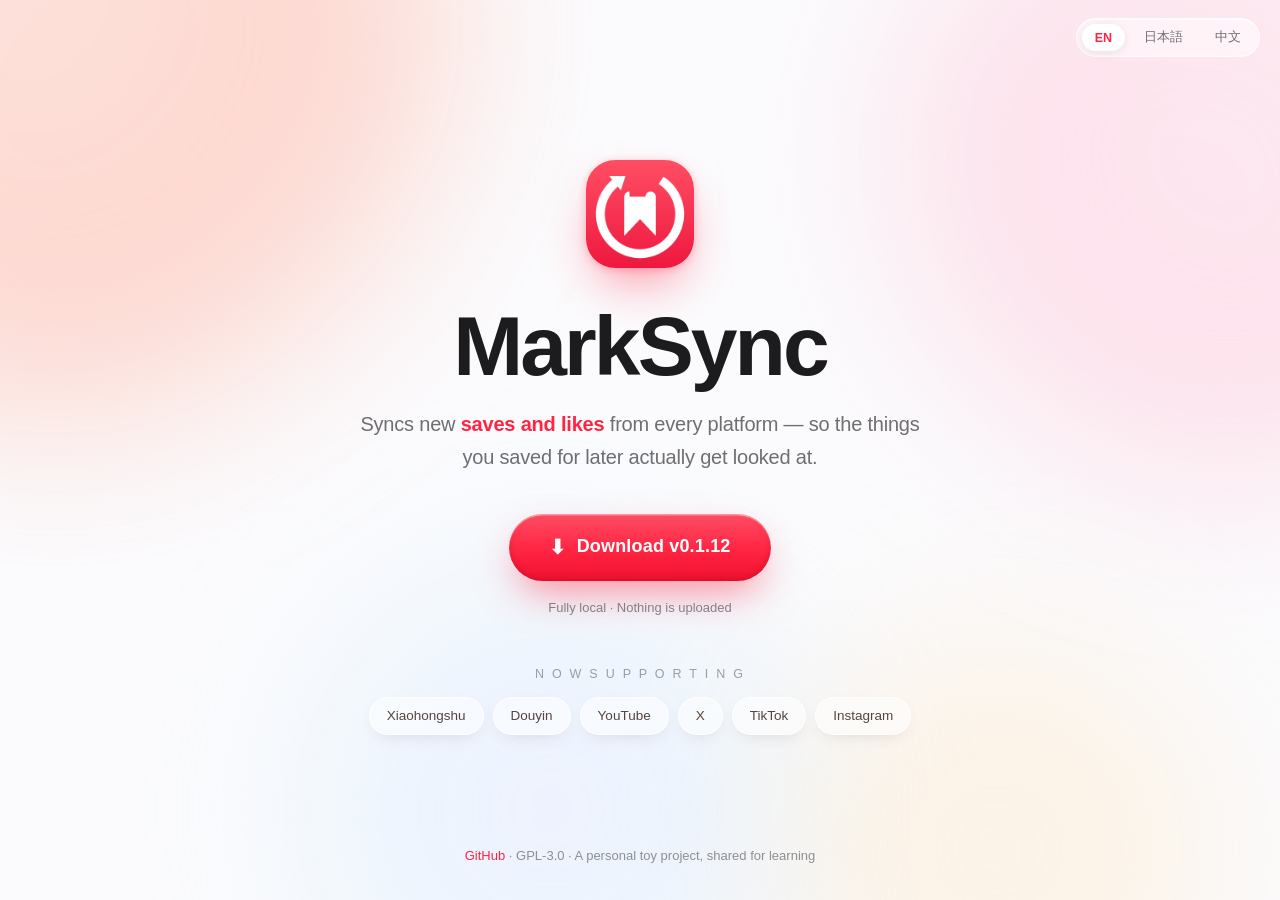
<file: docs/index.html>
<!DOCTYPE html>
<html lang="en">
<head>
<meta charset="UTF-8">
<meta name="viewport" content="width=device-width, initial-scale=1">
<link rel="icon" href="icon.png">
<link rel="apple-touch-icon" href="icon.png">
<title>MarkSync — saved & liked, all in one list</title>
<meta name="description" content="Syncs new saves and likes from Xiaohongshu/Douyin/YouTube/X/TikTok/Instagram. Fully local, open source, nothing is uploaded.">
<style>
  * { margin: 0; padding: 0; box-sizing: border-box; }
  :root {
    --red: #FF2442;
    --ink: #1c1c1e;
    --gray: #6e6e73;
    --glass: rgba(255, 255, 255, .55);
    --glass-border: rgba(255, 255, 255, .75);
    --shadow: 0 24px 60px -24px rgba(60, 40, 90, .18);
  }
  body {
    font-family: -apple-system, BlinkMacSystemFont, "SF Pro Display", "PingFang SC", "Hiragino Sans", "Yu Gothic UI", "Microsoft YaHei", "Noto Sans CJK", sans-serif;
    color: var(--ink);
    line-height: 1.65;
    background: #fbfbfd;
    overflow-x: hidden;
    -webkit-font-smoothing: antialiased;
    min-height: 100vh;
    display: flex;
    flex-direction: column;
  }
  a { color: inherit; }

  /* ---------- iOS 26 流动极光背景 ---------- */
  .aurora { position: fixed; inset: 0; z-index: 0; overflow: hidden; pointer-events: none; }
  .blob { position: absolute; border-radius: 50%; filter: blur(90px); opacity: .55; will-change: transform; }
  .b1 { width: 55vmax; height: 55vmax; left: -18vmax; top: -20vmax; background: radial-gradient(circle at 35% 35%, #ffd3c7, #ffb3a1 60%, transparent 72%); animation: drift1 26s ease-in-out infinite alternate; }
  .b2 { width: 48vmax; height: 48vmax; right: -16vmax; top: -8vmax; background: radial-gradient(circle at 60% 40%, #ffe3ee, #ffc2d6 55%, transparent 70%); animation: drift2 32s ease-in-out infinite alternate; }
  .b3 { width: 42vmax; height: 42vmax; left: 22vw; top: 60vh; background: radial-gradient(circle at 50% 50%, #e6e0ff, #d3f0ff 55%, transparent 72%); opacity: .45; animation: drift3 38s ease-in-out infinite alternate; }
  .b4 { width: 36vmax; height: 36vmax; right: 4vw; bottom: -14vmax; background: radial-gradient(circle at 50% 50%, #fff1d6, #ffe1b8 55%, transparent 70%); opacity: .4; animation: drift1 30s ease-in-out infinite alternate-reverse; }
  @keyframes drift1 { to { transform: translate(6vmax, 4vmax) scale(1.12); } }
  @keyframes drift2 { to { transform: translate(-5vmax, 6vmax) scale(1.08) rotate(12deg); } }
  @keyframes drift3 { to { transform: translate(4vmax, -5vmax) scale(1.15); } }
  @media (prefers-reduced-motion: reduce) { .blob, .logo { animation: none; } }

  /* ---------- 玻璃拟态 ---------- */
  .glass {
    background: var(--glass);
    -webkit-backdrop-filter: blur(28px) saturate(1.7);
    backdrop-filter: blur(28px) saturate(1.7);
    border: 1px solid var(--glass-border);
    border-radius: 999px;
    box-shadow: var(--shadow), inset 0 1px 0 rgba(255,255,255,.8);
  }

  /* ---------- Hero ---------- */
  .hero { flex: 1; display: flex; flex-direction: column; align-items: center; justify-content: center; text-align: center; padding: 90px 22px 40px; position: relative; z-index: 2; }
  .langs { position: fixed; top: 18px; right: 20px; z-index: 10; display: flex; gap: 6px; padding: 5px; }
  .langs button { border: none; background: transparent; color: var(--gray); font-size: 12.5px; font-weight: 500; padding: 5px 13px; border-radius: 999px; cursor: pointer; font-family: inherit; transition: all .18s ease; }
  .langs button:hover { color: var(--ink); }
  .langs button.on { background: rgba(255,255,255,.95); color: var(--red); font-weight: 600; box-shadow: 0 2px 10px rgba(0,0,0,.08); }

  .logo { width: 108px; height: 108px; border-radius: 27%; display: block; margin-bottom: 34px; box-shadow: 0 24px 50px -14px rgba(255,36,66,.5), 0 2px 8px rgba(255,36,66,.25); animation: float 5s ease-in-out infinite; }
  @keyframes float { 50% { transform: translateY(-9px); } }

  h1 { font-size: clamp(46px, 9vw, 84px); font-weight: 800; letter-spacing: -.035em; line-height: 1.05; }
  .sub { font-size: clamp(16px, 2.4vw, 20px); color: var(--gray); max-width: 560px; margin: 18px auto 0; letter-spacing: -.01em; }
  .sub em { font-style: normal; color: var(--red); font-weight: 600; }

  .dl {
    display: inline-flex; align-items: center; gap: 10px; margin-top: 40px;
    background: linear-gradient(180deg, #ff4d63, var(--red) 55%, #f01230);
    color: #fff; font-size: 18px; font-weight: 600; letter-spacing: .01em;
    padding: 17px 40px; border-radius: 999px; text-decoration: none;
    box-shadow: 0 18px 40px -10px rgba(255,36,66,.55), inset 0 1.5px 1px rgba(255,255,255,.45), inset 0 -2px 6px rgba(160,0,25,.3);
    transition: transform .18s cubic-bezier(.34,1.56,.64,1), box-shadow .18s ease;
  }
  .dl:hover { transform: translateY(-3px) scale(1.02); box-shadow: 0 24px 50px -10px rgba(255,36,66,.6), inset 0 1.5px 1px rgba(255,255,255,.45), inset 0 -2px 6px rgba(160,0,25,.3); }
  .dl:active { transform: translateY(0) scale(.98); }
  .dl .arr { font-size: 20px; }
  .dl-note { display: block; margin-top: 16px; font-size: 13px; color: rgba(110,110,115,.85); }

  .plats-lead { margin-top: 46px; font-size: 12.5px; letter-spacing: .18em; color: rgba(110,110,115,.65); }
  .plats { display: flex; flex-wrap: wrap; justify-content: center; gap: 9px; margin-top: 12px; }
  .plat { background: rgba(255,255,255,.5); -webkit-backdrop-filter: blur(16px); backdrop-filter: blur(16px); border: 1px solid rgba(255,255,255,.8); border-radius: 999px; padding: 7px 17px; font-size: 13.5px; font-weight: 500; color: #55443f; box-shadow: 0 6px 18px -8px rgba(80,50,60,.18); transition: transform .15s ease; }
  .plat:hover { transform: translateY(-2px); }

  footer { text-align: center; padding: 0 0 34px; color: rgba(110,110,115,.75); font-size: 13px; position: relative; z-index: 2; }
  footer a { color: var(--red); text-decoration: none; }

  @media (max-width: 600px) {
    .logo { width: 92px; height: 92px; }
    .hero { padding-top: 76px; }
  }
</style>
</head>
<body>
  <div class="aurora" aria-hidden="true">
    <div class="blob b1"></div><div class="blob b2"></div><div class="blob b3"></div><div class="blob b4"></div>
  </div>

  <div class="langs glass" id="langs"></div>

  <header class="hero">
    <img class="logo" src="icon.png" alt="MarkSync" width="108" height="108">
    <h1 data-i18n="name">MarkSync</h1>
    <p class="sub" data-i18n-html="tagline">Syncs new <em>saves and likes</em> from every platform — so the things you saved for later actually get looked at.</p>
    <a class="dl" id="dl" href="https://github.com/wumaohua233/marksync/releases/latest"><span class="arr">⬇</span> <span data-i18n="dl">Download</span></a>
    <span class="dl-note" data-i18n="dlNote">Fully local · Nothing is uploaded</span>
    <p class="plats-lead" data-i18n="platLead">NOW SUPPORTING</p>
    <div class="plats" id="plats"></div>
  </header>

  <footer>
    <a href="https://github.com/wumaohua233/marksync">GitHub</a> · GPL-3.0 ·
    <span data-i18n="footer">A personal toy project, shared for learning</span>
  </footer>

<script>
const REPO = "wumaohua233/marksync";
const API  = "https://api.github.com/repos/" + REPO + "/releases/latest";

// 顺序即按钮顺序：EN → 日本語 → 中文；默认英语
const I18N = {
  en: {
    title: "MarkSync — saved & liked, all in one list",
    name: "MarkSync",
    tagline: 'Syncs new <em>saves and likes</em> from every platform — so the things you saved for later actually get looked at.',
    dl: "Download", dlNote: "Fully local · Nothing is uploaded", platLead: "N O W  S U P P O R T I N G",
    footer: "A personal toy project, shared for learning",
  },
  ja: {
    title: "MarkSync — 保存といいねをひとつのリストに",
    name: "MarkSync",
    tagline: "各プラットフォームの<em>保存といいね</em>を自動で同期。あとで見るつもりが溜まったまま、を解消します。",
    dl: "ダウンロード", dlNote: "完全ローカル · 送信なし", platLead: "対 応 中",
    footer: "個人の趣味プロジェクトです",
  },
  zh_CN: {
    title: "MarkSync — 收藏点赞同步",
    name: "MarkSync",
    tagline: '自动同步你在各平台的<em>收藏与点赞</em>，专治"刷到就收藏，收藏就吃灰"。',
    dl: "下载插件", dlNote: "纯本地 · 不上传任何数据", platLead: "现 已 支 持",
    footer: "个人玩具项目，仅供学习交流",
  },
};

const PLATFORMS = {
  en: ["Xiaohongshu", "Douyin", "YouTube", "X", "TikTok", "Instagram"],
  ja: ["小紅書", "抖音", "YouTube", "X", "TikTok", "Instagram"],
  zh_CN: ["小红书", "抖音", "YouTube", "X", "TikTok", "Instagram"],
};
const LANG_NAMES = { en: "EN", ja: "日本語", zh_CN: "中文" };

const saved = localStorage.getItem("marksync-lang");
const fromUrl = new URLSearchParams(location.search).get("lang");
let lang = [saved, fromUrl].find((v) => v && I18N[v]) || "en";

function apply(next) {
  lang = next;
  localStorage.setItem("marksync-lang", lang);
  const d = I18N[lang];
  document.documentElement.lang = lang.replace("_", "-");
  document.title = d.title;

  document.querySelectorAll("[data-i18n]").forEach((el) => {
    const v = d[el.dataset.i18n];
    if (v != null) el.textContent = v;
  });
  document.querySelectorAll("[data-i18n-html]").forEach((el) => {
    const v = d[el.dataset.i18nHtml];
    if (v != null) el.innerHTML = v;
  });

  document.getElementById("plats").innerHTML = PLATFORMS[lang]
    .map((p) => `<span class="plat">${p}</span>`)
    .join("");

  document.getElementById("langs").innerHTML = Object.keys(I18N)
    .map((k) => `<button data-lang="${k}" class="${k === lang ? "on" : ""}">${LANG_NAMES[k]}</button>`)
    .join("");
  document.querySelectorAll("#langs button").forEach((b) => {
    b.addEventListener("click", () => apply(b.dataset.lang));
  });

  renderDl();
}

let release = null;

// 下载按钮上的版本号：拿到了就显示，没拿到就只显示「下载」，不显示假版本号
function renderDl() {
  const dl = document.getElementById("dl");
  if (release?.zip) dl.href = release.zip;
  const v = release?.version ? " v" + release.version : "";
  dl.innerHTML = `<span class="arr">⬇</span> <span>${I18N[lang].dl}${v}</span>`;
}

// 版本和下载链接的取值顺序：
//   ① version.json —— 同源，zip 就在本站 dl/ 下。发版时由 GitHub Action 镜像过来。
//      同源意味着用户的浏览器不需要连 GitHub 就能下载，慢网络/直连不通时照样能用。
//   ② GitHub Releases API —— dl/ 还没生成时兜底。
//   ③ Releases 页面 —— 全都失败（离线 / 限流 / 还没发过版）时的兑底，点击仍然能用。
async function loadRelease() {
  const fallback = `https://github.com/${REPO}/releases/latest`;

  // ① 同源镜像
  try {
    const r = await fetch("version.json", { cache: "no-store" });
    if (r.ok) {
      const j = await r.json();
      if (j && j.version && j.file) {
        const href = "dl/" + j.file;
        release = { version: String(j.version), zip: href, url: href };
        renderDl();
        return;
      }
    }
  } catch (_) {
    /* 没有 version.json，往下走 */
  }

  // ② GitHub Releases API
  try {
    const r = await fetch(API, { headers: { Accept: "application/vnd.github+json" } });
    if (!r.ok) throw new Error("HTTP " + r.status);
    const j = await r.json();
    const version = String(j.tag_name || "").replace(/^v/i, "");
    const asset = (j.assets || []).find((a) => a.name.endsWith(".zip"));
    release = { version, url: j.html_url || fallback, zip: asset ? asset.browser_download_url : null };
  } catch (_) {
    // ③ 全挂
    release = { version: null, url: fallback, zip: null };
  }
  renderDl();
}

apply(lang);
loadRelease();
</script>
</body>
</html>
</file>
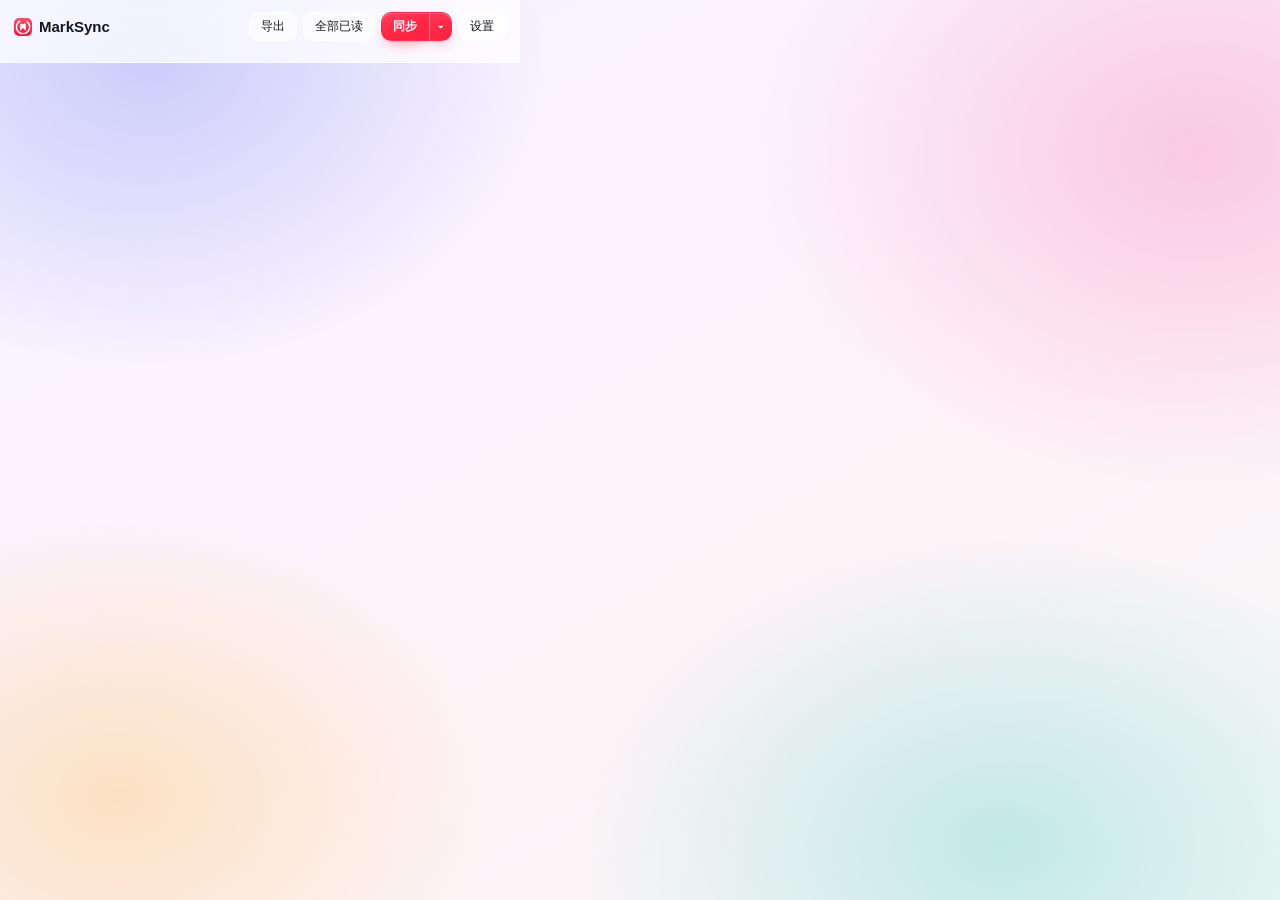
<file: popup/popup.html>
<!DOCTYPE html>
<html lang="zh-CN">
<head>
  <meta charset="UTF-8">
  <meta name="color-scheme" content="light dark">
  <link rel="stylesheet" href="../lib/glass.css">
  <style>
    /* 弹窗：面积小、内容密。背景压淡（.ms-bg.soft）+ 列表垫一层白纱，
       否则颜色比内容还抢眼，长清单也读不清。 */
    * { margin: 0; padding: 0; box-sizing: border-box; }
    html, body { overflow: hidden; min-width: 0; }
    body { width: 520px; font-family: var(--ms-font); color: var(--ms-ink); -webkit-font-smoothing: antialiased; }
    /* 白纱铺在整个 root 上而不是只铺清单：清单短的时候下面会露出一截裸背景，
       看起来像没渲染完。 */
    .popup-root {
      position: relative; width: 100%; max-width: 100%; max-height: 560px;
      overflow-y: auto; overflow-x: hidden;
      background: rgba(255,255,255,.34);
    }
    @media (prefers-color-scheme: dark) { .popup-root { background: rgba(30,30,34,.3); } }
    img, svg, canvas { display: block; max-width: 100%; }

    /* ── 头部：玻璃条，吸顶时模糊滚动到它后面的清单 ── */
    header {
      position: sticky; top: 0; z-index: 10;
      padding: 12px 14px 10px;
      background: rgba(255,255,255,.62);
      backdrop-filter: blur(30px) saturate(180%);
      -webkit-backdrop-filter: blur(30px) saturate(180%);
      border-bottom: 1px solid rgba(255,255,255,.7);
      box-shadow: 0 6px 18px -12px rgba(28,32,58,.3);
    }
    @media (prefers-color-scheme: dark) {
      header { background: rgba(30,30,34,.62); border-bottom-color: rgba(255,255,255,.12); }
    }
    .title-row { display: flex; align-items: center; justify-content: space-between; gap: 8px; }
    h1 { font-size: 15px; font-weight: 650; display: flex; align-items: center; gap: 7px; letter-spacing: .1px; }
    /* 标志+名字可点，跳官网。做成按钮而不是链接：它是个动作（开新标签），
       不是导航；按钮也自带键盘可达性。 */
    .brand { display: flex; align-items: center; gap: 7px; font: inherit; font-size: 15px; font-weight: 650;
             color: inherit; background: none; border: none; padding: 0; cursor: pointer;
             border-radius: 8px; transition: opacity .2s, transform .25s var(--ms-spring); }
    .brand:hover { opacity: .68; }
    .brand:active { transform: scale(.96); }
    .brand:focus-visible { outline: 2px solid var(--ms-brand); outline-offset: 3px; }
    .brand-ico { width: 18px; height: 18px; border-radius: 5px; flex-shrink: 0; }
    .unread {
      background: var(--ms-brand); color: #fff; font-size: 11px; font-weight: 600;
      border-radius: 9px; padding: 1px 8px; margin-left: 2px;
      box-shadow: 0 3px 8px -3px rgba(255,36,66,.6);
    }

    /* ── 按钮 ── */
    .actions { display: flex; gap: 6px; align-items: center; }
    button {
      font: inherit; font-size: 12px; font-weight: 500;
      border: 1px solid rgba(255,255,255,.7);
      background: rgba(255,255,255,.55); color: var(--ms-ink);
      border-radius: 10px; padding: 5px 11px; cursor: pointer;
      transition: transform .25s var(--ms-spring), background .18s, color .18s, box-shadow .25s;
    }
    button:hover { background: rgba(255,255,255,.85); }
    button:active { transform: scale(.95); }
    button.primary {
      background: linear-gradient(160deg, #ff3b57, var(--ms-brand) 70%);
      border-color: transparent; color: #fff; font-weight: 600;
      box-shadow: 0 6px 14px -6px rgba(255,36,66,.6), inset 0 1px 0 rgba(255,255,255,.3);
    }
    button.primary:hover { box-shadow: 0 8px 18px -6px rgba(255,36,66,.7), inset 0 1px 0 rgba(255,255,255,.3); }
    button:disabled { opacity: .45; cursor: default; }

    .status { font-size: 11px; color: var(--ms-ink-3); margin-top: 7px; line-height: 1.5; }
    .status .err { color: #d4380d; }

    /* ── 平台标签页 ── */
    /* 单行横向滚动，不换行。13 个平台折成 3 行会把清单挤到屏幕外。 */
    .tabs {
      display: flex; gap: 5px; margin-top: 9px;
      flex-wrap: nowrap; overflow-x: auto; overflow-y: hidden;
      padding-bottom: 2px; scrollbar-width: none;
    }
    .tabs::-webkit-scrollbar { display: none; }
    .tab {
      flex-shrink: 0; font-size: 11px; color: var(--ms-ink-2);
      padding: 4px 10px; border-radius: 999px; cursor: pointer;
      border: 1px solid rgba(255,255,255,.6); background: rgba(255,255,255,.42);
      transition: transform .3s var(--ms-spring), background .2s, color .2s, box-shadow .3s;
    }
    .tab:hover { background: rgba(255,255,255,.75); }
    .tab:active { transform: scale(.94); }
    .tab.active {
      background: linear-gradient(160deg, #ff3b57, var(--ms-brand) 70%);
      border-color: transparent; color: #fff; font-weight: 600;
      box-shadow: 0 5px 12px -5px rgba(255,36,66,.6);
    }
    .tab .cnt { font-size: 10px; opacity: .8; margin-left: 3px; }

    /* ── 清单 ── */
    .group-label {
      font-size: 11.5px; font-weight: 600; color: var(--ms-ink-2);
      padding: 11px 14px 5px; letter-spacing: .2px;
    }
    .group-label .gl-time { color: var(--ms-ink-3); font-weight: 400; }
    .t-date { color: var(--ms-brand); }
    .t-time { color: var(--ms-ink-3); }

    .item {
      display: flex; gap: 10px; padding: 10px 14px;
      background: transparent; border-bottom: 1px solid rgba(0,0,0,.05);
      cursor: pointer; transition: background .18s;
    }
    @media (prefers-color-scheme: dark) { .item { border-bottom-color: rgba(255,255,255,.07); } }
    .item:hover { background: rgba(255,255,255,.55); }
    .item.read { opacity: .5; }
    .item img {
      width: 52px; height: 68px; object-fit: cover; border-radius: 8px; flex-shrink: 0;
      background: rgba(255,255,255,.5); opacity: 0; transition: opacity .2s ease;
    }
    .item img.loaded { opacity: 1; }
    .item .body { flex: 1; min-width: 0; }
    .item .t {
      font-size: 13px; font-weight: 500; line-height: 1.4;
      display: -webkit-box; -webkit-line-clamp: 2; -webkit-box-orient: vertical; overflow: hidden;
    }
    .item .meta { font-size: 11px; color: var(--ms-ink-3); margin-top: 4px; }

    .mark-read {
      align-self: center; flex-shrink: 0;
      font-size: 11px; font-weight: 600; color: var(--ms-brand);
      border: 1px solid rgba(255,36,66,.3); background: rgba(255,255,255,.6);
      border-radius: 999px; padding: 3px 10px; cursor: pointer;
      transition: transform .25s var(--ms-spring), background .2s, color .2s;
    }
    .mark-read:hover { background: var(--ms-brand); color: #fff; border-color: transparent; }
    .mark-read:active { transform: scale(.93); }

    .dot {
      display: inline-block; width: 6px; height: 6px; border-radius: 50%;
      background: var(--ms-brand); margin-right: 5px; vertical-align: 1px;
      box-shadow: 0 0 0 3px rgba(255,36,66,.14);
    }
    .empty { text-align: center; color: var(--ms-ink-3); font-size: 13px; padding: 60px 24px; line-height: 1.7; }
    .running-tip { font-size: 11px; color: var(--ms-brand); margin-top: 7px; display: none; font-weight: 500; }

    /* ── 未登录提示 ── */
    .login-bar {
      display: none; align-items: center; flex-wrap: wrap; gap: 7px;
      margin-top: 9px; padding: 9px 11px; border-radius: 12px;
      background: rgba(255,247,230,.88); border: 1px solid #ffe1b3;
    }
    @media (prefers-color-scheme: dark) {
      .login-bar { background: rgba(120,80,10,.3); border-color: rgba(255,190,90,.3); }
    }
    .login-bar .tip { font-size: 12px; color: #ad6800; }
    .login-btn { font-size: 11.5px; font-weight: 600; color: #fff; border: none; border-radius: 999px; padding: 4px 12px; }
    .login-btn[data-platform="xhs"] { background: #FF2442; }
    .login-btn[data-platform="douyin"] { background: #161823; }
    .login-btn[data-platform="youtube"] { background: #FF0000; }
    .login-btn[data-platform="x"] { background: #000; }
    .login-btn[data-platform="tiktok"] { background: #FE2C55; }
    .login-btn[data-platform="instagram"] { background: linear-gradient(45deg, #f09433, #dc2743 50%, #bc1888); }

    .login-inline {
      font-size: 11px; color: var(--ms-brand);
      border: 1px solid rgba(255,36,66,.35); background: rgba(255,255,255,.55);
      border-radius: 999px; padding: 2px 9px; cursor: pointer; margin-left: 5px; vertical-align: 1px;
      transition: background .2s, color .2s;
    }
    .login-inline:hover { background: var(--ms-brand); color: #fff; border-color: transparent; }

    /* ── 分裂按钮 + 平台下拉 ── */
    .split-btn { position: relative; display: inline-flex; }
    .split-btn #btn-run { border-radius: 10px 0 0 10px; }
    .split-btn .caret {
      border-radius: 0 10px 10px 0; border-left: 1px solid rgba(255,255,255,.35);
      padding: 5px 8px; font-size: 10px;
    }
    .sync-menu {
      position: absolute; top: calc(100% + 6px); right: 0; z-index: 30; min-width: 172px;
      padding: 5px; border-radius: 14px;
      background: rgba(255,255,255,.82);
      backdrop-filter: blur(30px) saturate(180%);
      -webkit-backdrop-filter: blur(30px) saturate(180%);
      border: 1px solid rgba(255,255,255,.8);
      box-shadow: 0 18px 40px -14px rgba(28,32,58,.4), inset 0 1px 0 rgba(255,255,255,.9);
      animation: menuIn .28s var(--ms-spring) both;
    }
    @media (prefers-color-scheme: dark) {
      .sync-menu { background: rgba(38,38,42,.85); border-color: rgba(255,255,255,.14); }
    }
    @keyframes menuIn { from { opacity: 0; transform: translateY(-6px) scale(.97); } to { opacity: 1; transform: none; } }
    .sync-menu[hidden] { display: none; }
    .sync-menu button {
      display: block; width: 100%; text-align: left; border: none; background: none;
      padding: 8px 12px; border-radius: 9px; cursor: pointer;
    }
    .sync-menu button:hover { background: rgba(255,255,255,.7); }
    .sync-menu .p-name { display: block; font-size: 13px; color: var(--ms-ink); white-space: nowrap; font-weight: 500; }
    .sync-menu .p-time { display: block; font-size: 10px; color: var(--ms-ink-3); margin-top: 2px; white-space: nowrap; }

    /* ── 新版本提示条 ── */
    .update-bar {
      display: flex; align-items: center; gap: 8px; margin-top: 9px;
      padding: 8px 11px; border-radius: 12px; font-size: 12px;
      background: rgba(230,244,255,.9); border: 1px solid #91caff; color: #0958d9;
    }
    @media (prefers-color-scheme: dark) {
      .update-bar { background: rgba(20,60,110,.45); border-color: rgba(120,180,255,.32); color: #9ecbff; }
    }
    .update-bar[hidden] { display: none; }
    .update-bar .u-text { flex: 1; }
    .update-bar .u-go {
      font-size: 12px; font-weight: 600; color: #fff; cursor: pointer;
      background: #1677ff; border: none; border-radius: 8px; padding: 4px 11px;
    }
    .update-bar .u-go:hover { background: #0958d9; }
    .update-bar .u-x {
      border: none; background: none; color: #69b1ff; font-size: 15px;
      line-height: 1; padding: 0 3px; cursor: pointer;
    }
    .update-bar .u-x:hover { color: #0958d9; }
  </style>
</head>
<body>
  <div class="ms-bg soft"></div>
  <div class="popup-root ms-scroll">
  <header>
    <div class="title-row">
      <h1><button class="brand" id="brand" type="button" data-i18n-title="openSite">
        <img class="brand-ico" src="../icons/32.png" alt=""><span data-i18n="extName">MarkSync</span>
      </button><span class="unread" id="unread" style="display:none"></span></h1>
      <div class="actions">
        <button id="btn-export" data-i18n="btnExport">导出</button>
        <button id="btn-read-all" data-i18n="btnReadAll">全部已读</button>
        <div class="split-btn">
          <button id="btn-run" class="primary" data-i18n="btnSync">同步</button>
          <button id="btn-run-more" class="primary caret" data-i18n-title="btnRunMoreTitle" title="选择平台单独同步">▾</button>
          <div id="sync-menu" class="sync-menu" hidden></div>
        </div>
        <button id="btn-settings" data-i18n="btnSettings">设置</button>
      </div>
    </div>
    <div class="update-bar" id="update-bar" hidden>
      <span class="u-text" id="update-text"></span>
      <button class="u-go" id="update-go"></button>
      <button class="u-x" id="update-dismiss">×</button>
    </div>
    <div class="status" id="status"></div>
    <div class="login-bar" id="login-bar"></div>
    <div class="tabs" id="tabs"></div>
    <div class="running-tip" id="running-tip" data-i18n="runningTip">正在后台检测，请稍候…</div>
  </header>
  <main id="list"></main>
  </div>
  <script type="module" src="popup.js"></script>
</body>
</html>
</file>
<file: lib/glass.css>
/* MarkSync 共用视觉层：Liquid Glass
 *
 * 新手引导 / 弹窗 / 设置页三处共用这一份 token 和基础组件，避免各写一套、
 * 改一次颜色要改三个地方。
 *
 * 三个容易做错的点：
 *   1. backdrop-filter 里的 saturate() 比 blur() 更决定"玻璃感"。只模糊不饱和会发灰。
 *   2. 玻璃的边缘必须有高光（顶部亮、底部暗），否则只是一块半透明色块。
 *   3. 动效统一走弹簧曲线，不用 ease —— ease 看起来"软件感"，弹簧才像实体。
 *
 * 类名一律 ms- 前缀，不和各页面自己的类冲突。
 */

:root {
  --ms-brand: #FF2442;
  --ms-brand-lt: #ff6b81;
  --ms-ink: #14161c;
  --ms-ink-2: #5b6271;
  --ms-ink-3: #8e95a3;

  /* 玻璃材质。面片刻意做得很透（.34）：
     玻璃感来自「背后的颜色被模糊后透上来」，不透明度过高就只剩一块白板。 */
  --ms-glass-bg: rgba(255, 255, 255, .34);
  --ms-glass-brd: rgba(255, 255, 255, .78);
  --ms-glass-inner: rgba(255, 255, 255, .5);
  --ms-glass-shadow: 0 28px 70px -20px rgba(28, 32, 58, .34),
                     0 6px 18px -8px rgba(28, 32, 58, .16);
  --ms-blur: blur(52px) saturate(200%);

  --ms-spring: cubic-bezier(.34, 1.4, .5, 1);
  --ms-spring-soft: cubic-bezier(.32, .72, 0, 1);

  --ms-font: -apple-system, BlinkMacSystemFont, "SF Pro Text", "PingFang SC",
             "Hiragino Sans", "Yu Gothic UI", "Microsoft YaHei", "Noto Sans CJK", sans-serif;
}

@media (prefers-color-scheme: dark) {
  :root {
    --ms-ink: #f5f5f7;
    --ms-ink-2: #a1a1a6;
    --ms-ink-3: #6e6e73;
    --ms-glass-bg: rgba(255, 255, 255, .07);
    --ms-glass-brd: rgba(255, 255, 255, .14);
    --ms-glass-inner: rgba(255, 255, 255, .06);
    --ms-glass-shadow: 0 28px 70px -20px rgba(0, 0, 0, .7),
                       0 6px 18px -8px rgba(0, 0, 0, .5);
  }
}

/* ── 背景 ────────────────────────────────────────────────
   纯 CSS 的多层 radial-gradient，不用额外的 DOM，也不用 filter: blur()——
   渐变色标本身就是软的，加 blur 只会白烧 GPU。 */
.ms-bg {
  position: fixed; inset: -14%;
  z-index: -1; pointer-events: none;
  background:
    radial-gradient(38% 42% at 20% 16%, rgba(99,102,241,.60) 0%, rgba(99,102,241,0) 64%),
    radial-gradient(42% 46% at 84% 24%, rgba(236,72,153,.52) 0%, rgba(236,72,153,0) 64%),
    radial-gradient(40% 42% at 72% 84%, rgba(20,184,166,.48) 0%, rgba(20,184,166,0) 64%),
    radial-gradient(36% 38% at 18% 80%, rgba(245,158,11,.46) 0%, rgba(245,158,11,0) 64%),
    linear-gradient(150deg, #dfe7ff 0%, #f6e6ff 32%, #ffe6f0 58%, #dcf5ee 100%);
  animation: ms-drift 38s var(--ms-spring-soft) infinite alternate;
}
/* 弹窗面积小、内容密，背景压淡一点，否则颜色比内容还抢眼 */
.ms-bg.soft { opacity: .5; }
@media (prefers-color-scheme: dark) {
  .ms-bg {
    background:
      radial-gradient(38% 42% at 20% 16%, rgba(67,56,202,.55) 0%, rgba(67,56,202,0) 64%),
      radial-gradient(42% 46% at 84% 24%, rgba(157,23,77,.5) 0%, rgba(157,23,77,0) 64%),
      radial-gradient(40% 42% at 72% 84%, rgba(15,118,110,.5) 0%, rgba(15,118,110,0) 64%),
      radial-gradient(36% 38% at 18% 80%, rgba(180,83,9,.45) 0%, rgba(180,83,9,0) 64%),
      linear-gradient(150deg, #131a3a 0%, #2a1338 38%, #3a1226 62%, #07302c 100%);
  }
  .ms-bg.soft { opacity: .75; }
}
@keyframes ms-drift {
  from { transform: translate3d(-1.5%, -1%, 0) scale(1.06); }
  to   { transform: translate3d(2.5%, 1.5%, 0) scale(1.13); }
}

/* ── 玻璃面 ────────────────────────────────────────────── */
.ms-glass {
  position: relative;
  background: var(--ms-glass-bg);
  backdrop-filter: var(--ms-blur);
  -webkit-backdrop-filter: var(--ms-blur);
  border: 1px solid var(--ms-glass-brd);
  box-shadow: var(--ms-glass-shadow),
              inset 0 1.5px 0 rgba(255,255,255,.95),
              inset 0 -1px 0 rgba(0,0,0,.05),
              inset 1px 0 0 rgba(255,255,255,.5),
              inset -1px 0 0 rgba(255,255,255,.5);
}
/* 斜向镜面高光：玻璃"反光"的来源，少了它整块会显得平 */
.ms-glass::before {
  content: ""; position: absolute; inset: 0; border-radius: inherit; pointer-events: none;
  background: linear-gradient(138deg, rgba(255,255,255,.6) 0%, rgba(255,255,255,.1) 30%, transparent 52%);
}
@media (prefers-color-scheme: dark) {
  .ms-glass::before { background: linear-gradient(138deg, rgba(255,255,255,.14) 0%, transparent 46%); }
}

/* 内层小块（卡片里的卡片）：比外层实一点，才看得出层次 */
.ms-inset {
  background: var(--ms-glass-inner);
  border: 1px solid var(--ms-glass-brd);
  box-shadow: inset 0 1px 0 rgba(255,255,255,.75), 0 1px 2px rgba(28,32,58,.04);
}
@media (prefers-color-scheme: dark) {
  .ms-inset { box-shadow: inset 0 1px 0 rgba(255,255,255,.07); }
}

/* ── 按钮 ──────────────────────────────────────────────── */
.ms-btn {
  font: inherit; font-size: 14px; font-weight: 600;
  border-radius: 15px; padding: 11px 22px; cursor: pointer;
  border: 1px solid transparent;
  transition: transform .3s var(--ms-spring), box-shadow .3s var(--ms-spring),
              background .2s, color .2s, opacity .2s;
}
.ms-btn:active { transform: scale(.955); }
.ms-btn:disabled { opacity: .4; cursor: not-allowed; }

.ms-btn.primary {
  color: #fff;
  background: linear-gradient(160deg, #ff3b57, var(--ms-brand) 70%);
  box-shadow: 0 10px 24px -8px rgba(255,36,66,.62), inset 0 1px 0 rgba(255,255,255,.34);
}
.ms-btn.primary:hover:not(:disabled) {
  transform: translateY(-1px);
  box-shadow: 0 14px 30px -8px rgba(255,36,66,.7), inset 0 1px 0 rgba(255,255,255,.34);
}

.ms-btn.ghost {
  color: var(--ms-ink-2); background: var(--ms-glass-inner);
  border-color: var(--ms-glass-brd);
  box-shadow: inset 0 1px 0 rgba(255,255,255,.55);
}
.ms-btn.ghost:hover:not(:disabled) { color: var(--ms-ink); }

.ms-btn.text { background: none; color: var(--ms-ink-3); font-weight: 500; }
.ms-btn.text:hover { color: var(--ms-ink-2); }

/* 胶囊小按钮 */
.ms-chip {
  font: inherit; font-size: 12px; font-weight: 600;
  color: var(--ms-brand); background: rgba(255,36,66,.1);
  border: 1px solid rgba(255,36,66,.24); border-radius: 999px;
  padding: 4px 12px; cursor: pointer;
  transition: transform .3s var(--ms-spring), background .2s;
}
.ms-chip:hover { background: rgba(255,36,66,.17); }
.ms-chip:active { transform: scale(.94); }

/* ── iOS 风格开关 ──────────────────────────────────────── */
.ms-sw { position: relative; flex-shrink: 0; width: 42px; height: 25px; }
.ms-sw input { position: absolute; opacity: 0; width: 100%; height: 100%; margin: 0; cursor: pointer; z-index: 2; }
.ms-sw .track {
  position: absolute; inset: 0; border-radius: 999px;
  background: rgba(120,120,128,.3);
  transition: background .32s var(--ms-spring-soft);
}
.ms-sw .track::after {
  content: ""; position: absolute; top: 2px; left: 2px; width: 21px; height: 21px;
  border-radius: 50%; background: #fff;
  box-shadow: 0 2px 6px rgba(0,0,0,.22);
  transition: transform .36s var(--ms-spring);
}
.ms-sw input:checked + .track::after { transform: translateX(17px); }
.ms-sw input:checked + .track { background: linear-gradient(160deg, #34d399, #10b981); }
.ms-sw input:focus-visible + .track { outline: 2px solid var(--ms-brand); outline-offset: 2px; }

/* ── 滚动条 ────────────────────────────────────────────── */
.ms-scroll { scrollbar-width: thin; scrollbar-color: rgba(120,120,128,.32) transparent; }
.ms-scroll::-webkit-scrollbar { width: 8px; }
.ms-scroll::-webkit-scrollbar-thumb {
  background: rgba(120,120,128,.28); border-radius: 99px;
  border: 2px solid transparent; background-clip: content-box;
}
.ms-scroll::-webkit-scrollbar-thumb:hover { background: rgba(120,120,128,.45); background-clip: content-box; }

@media (prefers-reduced-motion: reduce) {
  .ms-bg { animation: none; }
  .ms-btn, .ms-chip, .ms-sw .track, .ms-sw .track::after { transition-duration: .01ms !important; }
}
</file>
